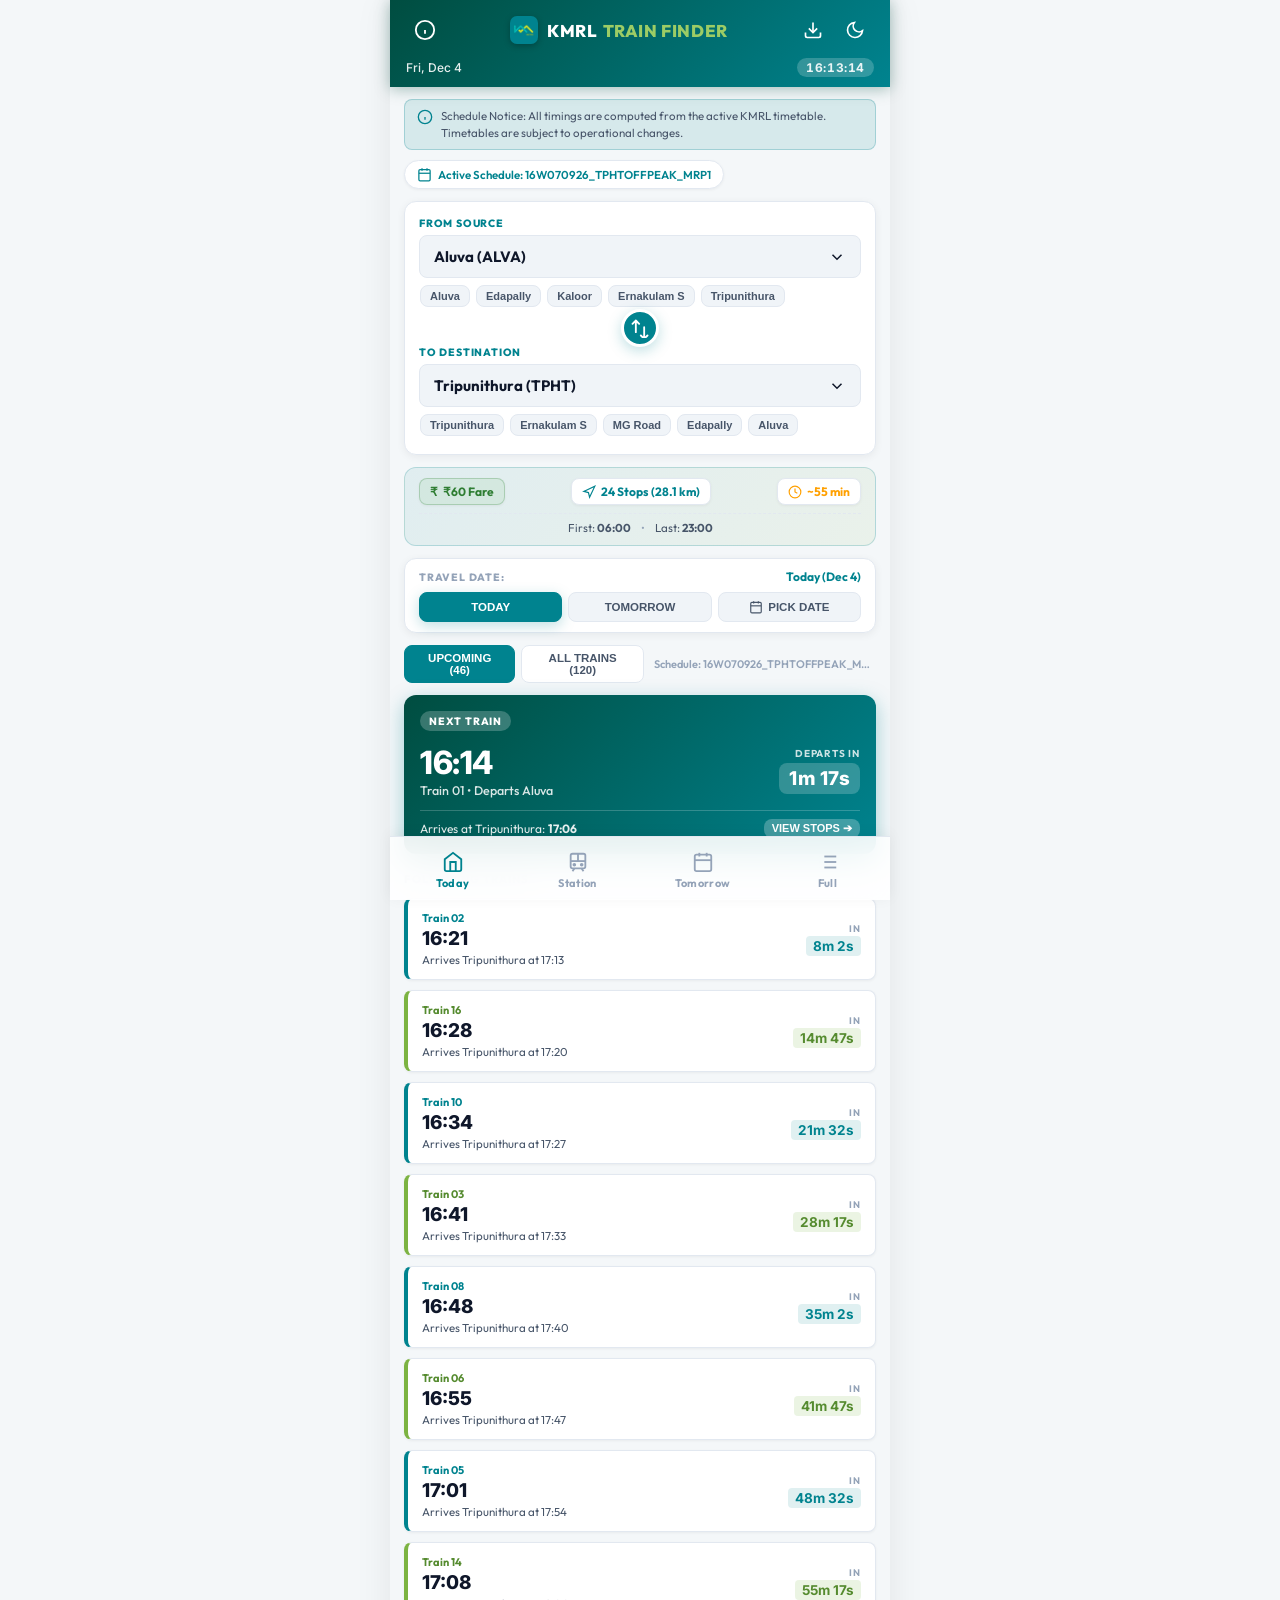
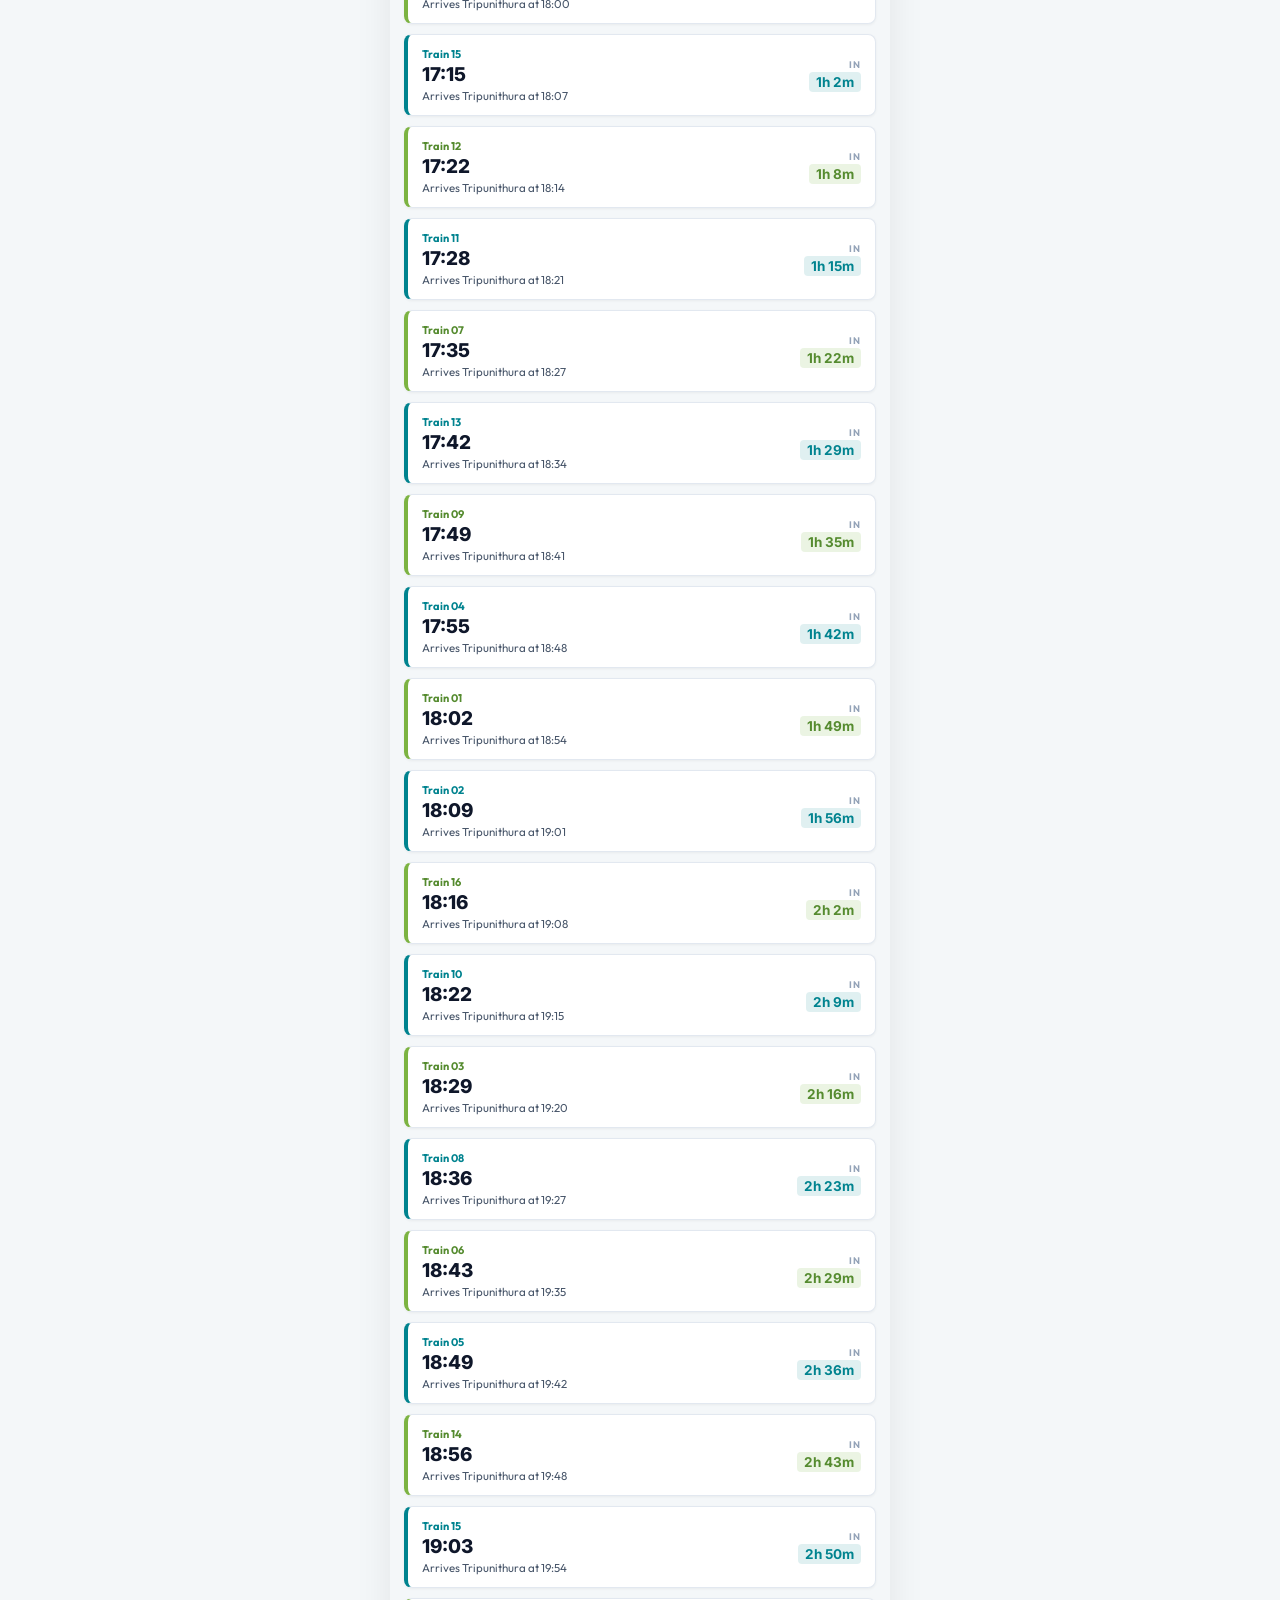
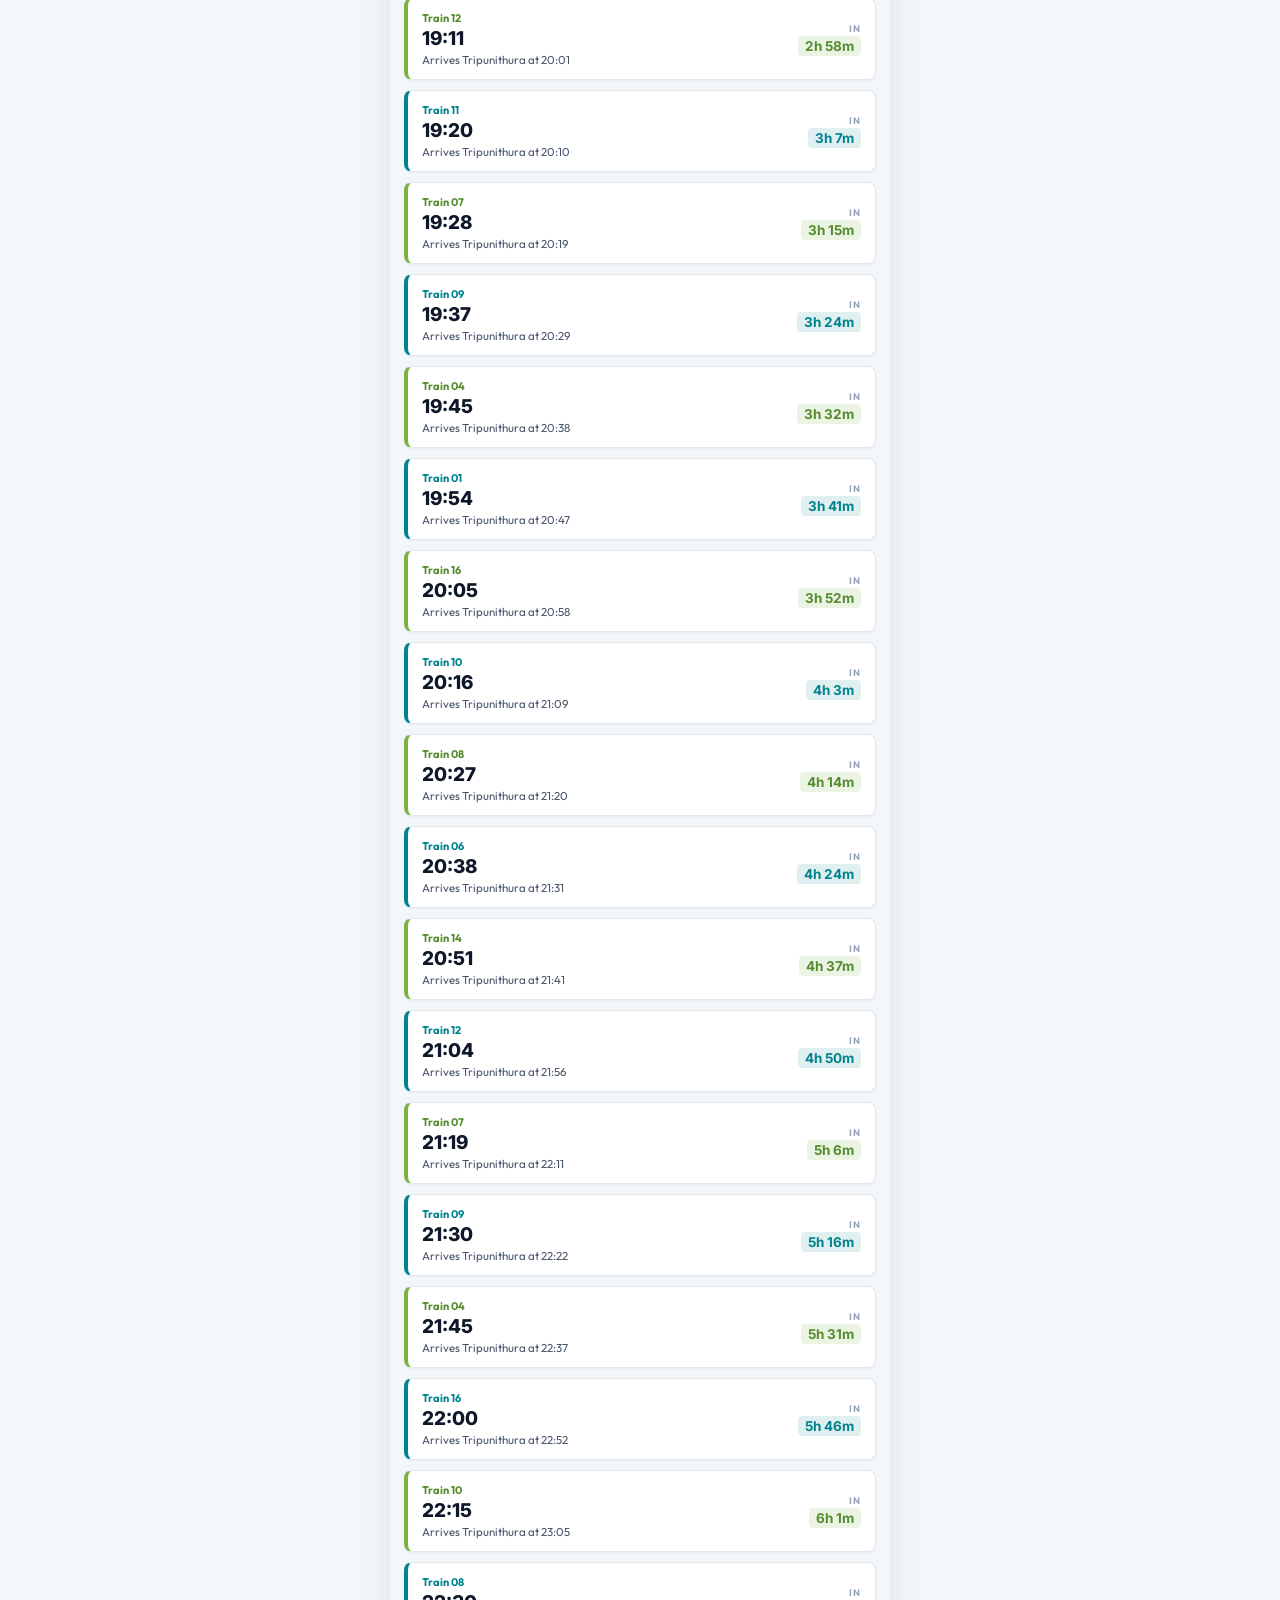
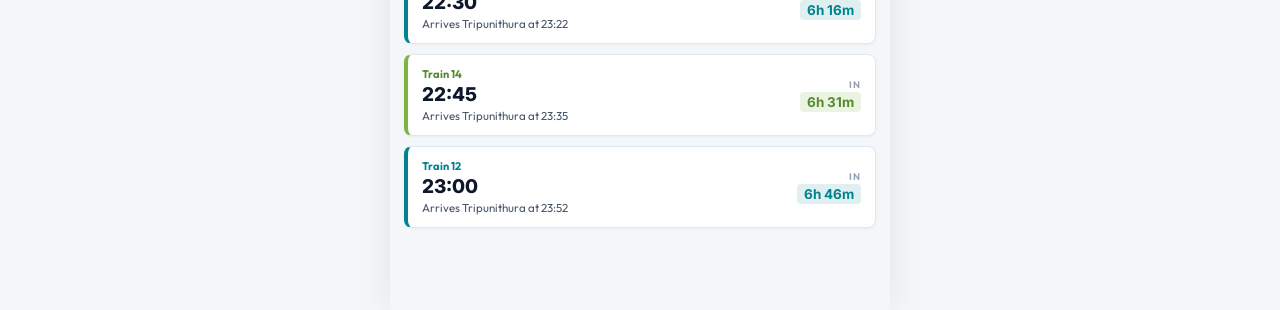
<file: docs/index.html>
<!DOCTYPE html>
<html lang="en">
<head>
  <meta charset="UTF-8">
  <meta name="viewport" content="width=device-width, initial-scale=1.0, maximum-scale=1.0, user-scalable=no, viewport-fit=cover">
  
  <title>KMRL Train Finder | Kochi Metro Timetable & Schedule</title>
  <meta name="description" content="Official timetable, station departure timings, fare calculator, arrival countdowns, full schedules, and offline train finder for Kochi Metro Rail (KMRL).">
  
  <!-- PWA & Mobile Web App Meta Tags -->
  <link rel="manifest" href="manifest.json">
  <meta name="theme-color" content="#00838F" media="(prefers-color-scheme: light)">
  <meta name="theme-color" content="#004D40" media="(prefers-color-scheme: dark)">

  <!-- Apple iOS Native PWA Tags -->
  <meta name="apple-mobile-web-app-capable" content="yes">
  <meta name="apple-mobile-web-app-status-bar-style" content="black-translucent">
  <meta name="apple-mobile-web-app-title" content="KMRL Metro">
  <link rel="apple-touch-icon" href="icons/apple-touch-icon.png">
  <link rel="icon" type="image/png" href="icons/favicon.png">

  <!-- Typography & Google Fonts -->
  <link rel="preconnect" href="https://fonts.googleapis.com">
  <link rel="preconnect" href="https://fonts.gstatic.com" crossorigin>
  <link href="https://fonts.googleapis.com/css2?family=Outfit:wght@400;500;600;700;800&family=Inter:wght@400;500;600;700&display=swap" rel="stylesheet">

  <!-- Version-stamped CSS to prevent stale service worker caching -->
  <link rel="stylesheet" href="styles.css?v=5.4.2">
</head>
<body class="theme-light">
  <div id="app" class="app-container">
    
    <!-- Top App Bar -->
    <header class="top-bar">
      <div class="top-bar-content">
        <button id="btn-info" class="icon-button" aria-label="App Info" title="App Info & Offline Status">
          <svg width="22" height="22" viewBox="0 0 24 24" fill="none" stroke="currentColor" stroke-width="2"><circle cx="12" cy="12" r="10"></circle><line x1="12" y1="16" x2="12" y2="12"></line><line x1="12" y1="8" x2="12.01" y2="8"></line></svg>
        </button>

        <!-- Brand / Secret 5-Tap Gesture Trigger -->
        <div class="brand" id="brand-header" title="KMRL Train Finder">
          <img src="icons/favicon.png" alt="KMRL Logo" class="brand-logo" width="28" height="28">
          <div class="brand-text">
            <span class="brand-kmrl">KMRL</span>
            <span class="brand-finder">TRAIN FINDER</span>
          </div>
        </div>

        <div class="top-bar-actions">
          <!-- App Releases & Builds Dialog Button -->
          <button id="btn-releases" class="icon-button" aria-label="App Releases" title="App Releases & APK Builds">
            <svg width="20" height="20" viewBox="0 0 24 24" fill="none" stroke="currentColor" stroke-width="2"><path d="M21 15v4a2 2 0 0 1-2 2H5a2 2 0 0 1-2-2v-4"></path><polyline points="7 10 12 15 17 10"></polyline><line x1="12" y1="15" x2="12" y2="3"></line></svg>
          </button>

          <!-- Light / Dark Mode Toggle -->
          <button id="btn-theme" class="icon-button" aria-label="Toggle Theme" title="Toggle Light/Dark Theme">
            <svg id="theme-icon-moon" width="20" height="20" viewBox="0 0 24 24" fill="none" stroke="currentColor" stroke-width="2"><path d="M21 12.79A9 9 0 1 1 11.21 3 7 7 0 0 0 21 12.79z"></path></svg>
            <svg id="theme-icon-sun" class="hidden" width="20" height="20" viewBox="0 0 24 24" fill="none" stroke="currentColor" stroke-width="2"><circle cx="12" cy="12" r="5"></circle><line x1="12" y1="1" x2="12" y2="3"></line><line x1="12" y1="21" x2="12" y2="23"></line><line x1="4.22" y1="4.22" x2="5.64" y2="5.64"></line><line x1="18.36" y1="18.36" x2="19.78" y2="19.78"></line><line x1="1" y1="12" x2="3" y2="12"></line><line x1="21" y1="12" x2="23" y2="12"></line><line x1="4.22" y1="19.78" x2="5.64" y2="18.36"></line><line x1="18.36" y1="5.64" x2="19.78" y2="4.22"></line></svg>
          </button>
        </div>
      </div>

      <!-- Live Clock & Status Bar -->
      <div class="status-bar">
        <div class="status-date" id="status-date">Loading...</div>
        <div class="status-time" id="status-time">--:--:--</div>
      </div>
    </header>

    <!-- Main Scrollable Content Area -->
    <main class="main-content">
      
      <!-- TAB 1: TODAY (Route Search & Live Countdowns) -->
      <section id="tab-today" class="tab-pane active">
        
        <!-- Schedule Notice Disclaimer Card -->
        <div class="disclaimer-card">
          <svg class="disclaimer-icon" width="16" height="16" viewBox="0 0 24 24" fill="none" stroke="currentColor" stroke-width="2"><circle cx="12" cy="12" r="10"></circle><line x1="12" y1="16" x2="12" y2="12"></line><line x1="12" y1="8" x2="12.01" y2="8"></line></svg>
          <span>Schedule Notice: All timings are computed from the active KMRL timetable. Timetables are subject to operational changes.</span>
        </div>

        <!-- Active Schedule Pill -->
        <div class="schedule-pill" id="schedule-pill">
          <svg width="15" height="15" viewBox="0 0 24 24" fill="none" stroke="currentColor" stroke-width="2"><rect x="3" y="4" width="18" height="18" rx="2" ry="2"></rect><line x1="16" y1="2" x2="16" y2="6"></line><line x1="8" y1="2" x2="8" y2="6"></line><line x1="3" y1="10" x2="21" y2="10"></line></svg>
          <span id="active-schedule-name">Loading Schedule...</span>
        </div>

        <!-- Route Selector Card -->
        <div class="card route-card">
          <div class="route-selectors">
            <!-- From Station -->
            <div class="station-select-box" id="box-from-station">
              <span class="select-label">FROM SOURCE</span>
              <button id="btn-select-from" class="station-picker-btn">
                <span id="from-station-name" class="station-title">Select Source</span>
                <svg width="18" height="18" viewBox="0 0 24 24" fill="none" stroke="currentColor" stroke-width="2"><polyline points="6 9 12 15 18 9"></polyline></svg>
              </button>
              <!-- Quick Pick Pills (From) -->
              <div class="quick-station-pills" id="quick-pills-from">
                <button type="button" class="quick-pill" data-station-id="1">Aluva</button>
                <button type="button" class="quick-pill" data-station-id="9">Edapally</button>
                <button type="button" class="quick-pill" data-station-id="13">Kaloor</button>
                <button type="button" class="quick-pill" data-station-id="17">Ernakulam S</button>
                <button type="button" class="quick-pill" data-station-id="25">Tripunithura</button>
              </div>
            </div>

            <!-- Swap Button -->
            <button id="btn-swap-stations" class="btn-swap" aria-label="Swap Stations" title="Swap Source and Destination">
              <svg width="20" height="20" viewBox="0 0 24 24" fill="none" stroke="currentColor" stroke-width="2.2" stroke-linecap="round" stroke-linejoin="round">
                <path d="M7 17V3m0 0L3 7m4-4l4 4m6 4v14m0 0l4-4m-4 4l-4-4" />
              </svg>
            </button>

            <!-- To Station -->
            <div class="station-select-box" id="box-to-station">
              <span class="select-label">TO DESTINATION</span>
              <button id="btn-select-to" class="station-picker-btn">
                <span id="to-station-name" class="station-title">Select Destination</span>
                <svg width="18" height="18" viewBox="0 0 24 24" fill="none" stroke="currentColor" stroke-width="2"><polyline points="6 9 12 15 18 9"></polyline></svg>
              </button>
              <!-- Quick Pick Pills (To) -->
              <div class="quick-station-pills" id="quick-pills-to">
                <button type="button" class="quick-pill" data-station-id="25">Tripunithura</button>
                <button type="button" class="quick-pill" data-station-id="17">Ernakulam S</button>
                <button type="button" class="quick-pill" data-station-id="15">MG Road</button>
                <button type="button" class="quick-pill" data-station-id="9">Edapally</button>
                <button type="button" class="quick-pill" data-station-id="1">Aluva</button>
              </div>
            </div>
          </div>
        </div>

        <!-- Fare, Distance & Journey Summary Badge Card -->
        <div id="journey-summary-card" class="journey-summary-card hidden">
          <div class="summary-pills-row">
            <div class="summary-badge fare-badge" id="fare-badge">
              <span class="badge-icon">₹</span>
              <span id="fare-val">-- Fare</span>
            </div>
            <div class="summary-badge distance-badge" id="distance-badge">
              <svg width="14" height="14" viewBox="0 0 24 24" fill="none" stroke="currentColor" stroke-width="2"><polygon points="3 11 22 2 13 21 11 13 3 11"></polygon></svg>
              <span id="station-count-val">-- Stations</span>
            </div>
            <div class="summary-badge time-badge" id="duration-badge">
              <svg width="14" height="14" viewBox="0 0 24 24" fill="none" stroke="currentColor" stroke-width="2"><circle cx="12" cy="12" r="10"></circle><polyline points="12 6 12 12 16 14"></polyline></svg>
              <span id="duration-val">-- min</span>
            </div>
          </div>
          <div class="first-last-row" id="first-last-timings">
            <span>First: <strong id="first-train-val">--:--</strong></span>
            <span class="dot-separator">•</span>
            <span>Last: <strong id="last-train-val">--:--</strong></span>
          </div>
        </div>

        <!-- Legacy Fallback Travel Time Badge -->
        <div id="travel-time-badge" class="travel-time-badge hidden"></div>

        <!-- Date Selector Row (Today / Tomorrow / Pick Any Date Modal) -->
        <div class="card date-filter-card">
          <div class="date-selector-header">
            <span class="date-selector-title">TRAVEL DATE:</span>
            <span class="active-date-display" id="active-date-display">Today</span>
          </div>
          <div class="date-chip-group">
            <button type="button" id="chip-date-today" class="date-chip active">TODAY</button>
            <button type="button" id="chip-date-tomorrow" class="date-chip">TOMORROW</button>
            <button type="button" class="date-chip" id="chip-date-custom" title="Open calendar date picker">
              <svg width="14" height="14" viewBox="0 0 24 24" fill="none" stroke="currentColor" stroke-width="2"><rect x="3" y="4" width="18" height="18" rx="2" ry="2"></rect><line x1="16" y1="2" x2="16" y2="6"></line><line x1="8" y1="2" x2="8" y2="6"></line><line x1="3" y1="10" x2="21" y2="10"></line></svg>
              <span id="custom-date-btn-text">PICK DATE</span>
            </button>
          </div>
        </div>

        <!-- Route Results Area -->
        <div id="route-results-container" class="results-container">
          <div class="empty-state" id="empty-prompt">
            <svg width="48" height="48" viewBox="0 0 24 24" fill="none" stroke="currentColor" stroke-width="1.5"><rect x="4" y="3" width="16" height="16" rx="2"></rect><path d="M4 11h16"></path><path d="M12 3v8"></path><path d="m8 19-2 3"></path><path d="m18 22-2-3"></path><circle cx="8" cy="15" r="1"></circle><circle cx="16" cy="15" r="1"></circle></svg>
            <h3>Select a route</h3>
            <p>Pick source and destination stations above to view upcoming trains and live countdowns.</p>
          </div>

          <!-- Controls Bar (Hidden until route selected) -->
          <div id="results-controls" class="results-controls hidden">
            <div class="filter-chips">
              <button id="chip-upcoming" class="filter-chip active">UPCOMING</button>
              <button id="chip-all-trains" class="filter-chip">ALL TRAINS</button>
            </div>
            <div class="schedule-summary-tag" id="schedule-summary-tag">
              Schedule: <span id="route-schedule-name">--</span>
            </div>
          </div>

          <!-- Results Train List -->
          <div id="trains-list" class="trains-list"></div>
        </div>
      </section>

      <!-- TAB 2: STATION TIMINGS -->
      <section id="tab-station" class="tab-pane">
        <div class="card station-control-card">
          <div class="station-select-box">
            <span class="select-label">SELECT STATION</span>
            <button id="btn-select-single-station" class="station-picker-btn">
              <span id="single-station-name" class="station-title">Aluva (ALVA)</span>
              <svg width="18" height="18" viewBox="0 0 24 24" fill="none" stroke="currentColor" stroke-width="2"><polyline points="6 9 12 15 18 9"></polyline></svg>
            </button>
          </div>

          <!-- Quick Station Pills -->
          <div class="quick-station-pills" id="quick-pills-station">
            <button type="button" class="quick-pill active" data-station-id="1">Aluva</button>
            <button type="button" class="quick-pill" data-station-id="6">Kalamassery</button>
            <button type="button" class="quick-pill" data-station-id="9">Edapally</button>
            <button type="button" class="quick-pill" data-station-id="13">Kaloor</button>
            <button type="button" class="quick-pill" data-station-id="15">MG Road</button>
            <button type="button" class="quick-pill" data-station-id="17">Ernakulam S</button>
            <button type="button" class="quick-pill" data-station-id="20">Vyttila</button>
            <button type="button" class="quick-pill" data-station-id="25">Tripunithura</button>
          </div>

          <!-- Day Toggle: Today vs Tomorrow (Matching APK) -->
          <div class="segmented-control day-segmented" id="station-day-segmented">
            <button id="btn-st-day-today" class="seg-btn active">TODAY</button>
            <button id="btn-st-day-tomorrow" class="seg-btn">TOMORROW</button>
          </div>

          <!-- Direction Toggle Bar with Smart Terminal Labels -->
          <div class="segmented-control" id="direction-segmented">
            <button id="btn-dir-aluva" class="seg-btn active">ARRIVALS (AT ALVA)</button>
            <button id="btn-dir-tpht" class="seg-btn">DEPARTURES (TO TPHT)</button>
          </div>

          <!-- Station Stats Row -->
          <div class="station-stats-row">
            <div class="station-stat-item">
              <span class="stat-label">FIRST SERVICE</span>
              <span class="stat-val" id="station-first-time">--:--</span>
            </div>
            <div class="station-stat-item">
              <span class="stat-label">LAST SERVICE</span>
              <span class="stat-val" id="station-last-time">--:--</span>
            </div>
            <div class="station-stat-item">
              <span class="stat-label">TOTAL SERVICES</span>
              <span class="stat-val" id="station-total-count">--</span>
            </div>
          </div>

          <!-- Filter chips for upcoming / all -->
          <div class="filter-chips station-filters" id="station-filters-bar">
            <button id="chip-st-upcoming" class="filter-chip active">UPCOMING</button>
            <button id="chip-st-all" class="filter-chip">ALL TRAINS</button>
          </div>
        </div>

        <div id="station-trains-list" class="trains-list"></div>
      </section>

      <!-- TAB 3: TOMORROW -->
      <section id="tab-tomorrow" class="tab-pane">
        <div class="tomorrow-banner">
          <div class="tomorrow-badge">TOMORROW'S TIMETABLE</div>
          <div class="tomorrow-title" id="tomorrow-date-str">Loading Date...</div>
          <div class="tomorrow-schedule-name" id="tomorrow-tt-name">Loading Schedule...</div>
        </div>

        <!-- Quick Route Header for Tomorrow -->
        <div class="card route-card compact-route-card">
          <div class="compact-route-info">
            <div class="route-point">
              <span class="point-label">FROM</span>
              <strong id="tmrw-from-name">Aluva</strong>
            </div>
            <button id="btn-tmrw-swap" class="btn-swap-mini" title="Swap Route">
              <svg width="18" height="18" viewBox="0 0 24 24" fill="none" stroke="currentColor" stroke-width="2"><path d="M7 17V3m0 0L3 7m4-4l4 4m6 4v14m0 0l4-4m-4 4l-4-4" /></svg>
            </button>
            <div class="route-point">
              <span class="point-label">TO</span>
              <strong id="tmrw-to-name">Tripunithura</strong>
            </div>
          </div>
          <div class="compact-summary-strip">
            <span id="tmrw-fare-val">₹40 Fare</span> • 
            <span id="tmrw-dur-val">~38 min</span> • 
            <span id="tmrw-count-val">All Scheduled Services</span>
          </div>
        </div>

        <div id="tomorrow-trains-list" class="trains-list"></div>
      </section>

      <!-- TAB 4: FULL TIMETABLE (Direct from APK FullTimetableScreen) -->
      <section id="tab-full" class="tab-pane">
        <div class="card full-tt-header-card">
          <div class="full-tt-title-row">
            <div class="full-tt-title">
              <svg width="20" height="20" viewBox="0 0 24 24" fill="none" stroke="currentColor" stroke-width="2"><line x1="8" y1="6" x2="21" y2="6"></line><line x1="8" y1="12" x2="21" y2="12"></line><line x1="8" y1="18" x2="21" y2="18"></line><line x1="3" y1="6" x2="3.01" y2="6"></line><line x1="3" y1="12" x2="3.01" y2="12"></line><line x1="3" y1="18" x2="3.01" y2="18"></line></svg>
              <span>FULL TIMETABLE</span>
            </div>
            <div class="full-tt-date" id="full-tt-date-display">Today</div>
          </div>

          <div class="route-visual-strip">
            <div class="route-side source">
              <span class="station-side-label">SOURCE</span>
              <strong class="station-side-name" id="full-from-name">ALUVA</strong>
            </div>
            <div class="route-line-connector">
              <span class="dots">•••••••</span>
              <button id="btn-full-swap" class="btn-swap-mini" title="Swap Route">
                <svg width="18" height="18" viewBox="0 0 24 24" fill="none" stroke="currentColor" stroke-width="2"><path d="M7 17V3m0 0L3 7m4-4l4 4m6 4v14m0 0l4-4m-4 4l-4-4" /></svg>
              </button>
              <span class="dots">•••••••</span>
            </div>
            <div class="route-side dest">
              <span class="station-side-label">DESTINATION</span>
              <strong class="station-side-name" id="full-to-name">TRIPUNITHURA</strong>
            </div>
          </div>

          <div class="full-tt-meta-row">
            <span id="full-tt-duration">Travel time: 38 min</span>
            <span id="full-tt-total">Total Trains: --</span>
            <span id="full-tt-schedule">Schedule: --</span>
          </div>
        </div>

        <div id="full-trains-list" class="trains-list"></div>

        <div class="timetable-footer-notice">
          <svg width="16" height="16" viewBox="0 0 24 24" fill="none" stroke="currentColor" stroke-width="2"><circle cx="12" cy="12" r="10"></circle><line x1="12" y1="16" x2="12" y2="12"></line><line x1="12" y1="8" x2="12.01" y2="8"></line></svg>
          <span>Timetable shown is subject to change. Please check station announcements for latest operational updates.</span>
        </div>
      </section>

    </main>

    <!-- Bottom Navigation Bar (4 Primary Tabs + Admin) -->
    <nav class="bottom-nav">
      <button class="nav-item active" data-tab="tab-today">
        <svg width="22" height="22" viewBox="0 0 24 24" fill="none" stroke="currentColor" stroke-width="2"><path d="M3 9l9-7 9 7v11a2 2 0 0 1-2 2H5a2 2 0 0 1-2-2z"></path><polyline points="9 22 9 12 15 12 15 22"></polyline></svg>
        <span>Today</span>
      </button>

      <button class="nav-item" data-tab="tab-station">
        <svg width="22" height="22" viewBox="0 0 24 24" fill="none" stroke="currentColor" stroke-width="2"><rect x="4" y="3" width="16" height="16" rx="2"></rect><path d="M4 11h16"></path><path d="M12 3v8"></path><path d="m8 19-2 3"></path><path d="m18 22-2-3"></path><circle cx="8" cy="15" r="1"></circle><circle cx="16" cy="15" r="1"></circle></svg>
        <span>Station</span>
      </button>

      <button class="nav-item" data-tab="tab-tomorrow">
        <svg width="22" height="22" viewBox="0 0 24 24" fill="none" stroke="currentColor" stroke-width="2"><rect x="3" y="4" width="18" height="18" rx="2" ry="2"></rect><line x1="16" y1="2" x2="16" y2="6"></line><line x1="8" y1="2" x2="8" y2="6"></line><line x1="3" y1="10" x2="21" y2="10"></line></svg>
        <span>Tomorrow</span>
      </button>

      <button class="nav-item" data-tab="tab-full">
        <svg width="22" height="22" viewBox="0 0 24 24" fill="none" stroke="currentColor" stroke-width="2"><line x1="8" y1="6" x2="21" y2="6"></line><line x1="8" y1="12" x2="21" y2="12"></line><line x1="8" y1="18" x2="21" y2="18"></line><line x1="3" y1="6" x2="3.01" y2="6"></line><line x1="3" y1="12" x2="3.01" y2="12"></line><line x1="3" y1="18" x2="3.01" y2="18"></line></svg>
        <span>Full</span>
      </button>

      <!-- Admin Tab (Revealed only after 5 rapid taps on KMRL logo) -->
      <button class="nav-item hidden" id="nav-item-admin" data-tab="tab-admin">
        <svg width="22" height="22" viewBox="0 0 24 24" fill="none" stroke="currentColor" stroke-width="2"><rect x="3" y="11" width="18" height="11" rx="2" ry="2"></rect><path d="M7 11V7a5 5 0 0 1 10 0v4"></path></svg>
        <span>Admin</span>
      </button>
    </nav>

    <!-- MODAL 1: Train Stoppages & Route Timeline Modal -->
    <div id="modal-train-stops" class="modal-overlay hidden" role="dialog" aria-modal="true" aria-labelledby="modal-train-title">
      <div class="modal-card modal-large">
        <div class="modal-header">
          <div class="train-modal-branding">
            <span class="train-badge-pill" id="modal-train-badge">TRAIN --</span>
            <div class="train-modal-titles">
              <h3 id="modal-train-title">Train Stops & Timings</h3>
              <span class="train-modal-subtitle" id="modal-train-subtitle">-- Line • KMRL Kochi Metro</span>
            </div>
          </div>
          <button id="btn-close-stops" class="icon-button" aria-label="Close Stoppage Details">
            <svg width="20" height="20" viewBox="0 0 24 24" fill="none" stroke="currentColor" stroke-width="2"><line x1="18" y1="6" x2="6" y2="18"></line><line x1="6" y1="6" x2="18" y2="18"></line></svg>
          </button>
        </div>

        <div class="train-stops-summary-strip" id="modal-stops-summary">
          <div class="stops-stat">
            <span class="stat-caption">START DEP</span>
            <strong id="modal-start-time">--:--</strong>
          </div>
          <div class="stops-stat">
            <span class="stat-caption">TERMINAL ARR</span>
            <strong id="modal-end-time">--:--</strong>
          </div>
          <div class="stops-stat">
            <span class="stat-caption">STATIONS</span>
            <strong id="modal-stops-count">--</strong>
          </div>
          <div class="stops-stat">
            <span class="stat-caption">TOTAL DURATION</span>
            <strong id="modal-total-duration">-- min</strong>
          </div>
        </div>

        <div class="modal-body-scrollable">
          <div class="timeline-container" id="timeline-container">
            <!-- Dynamically populated vertical metro stop track -->
          </div>
        </div>
      </div>
    </div>

    <!-- MODAL 2: Station Selection Modal -->
    <div id="modal-station-picker" class="modal-overlay hidden" role="dialog" aria-modal="true" aria-labelledby="modal-station-title">
      <div class="modal-card">
        <div class="modal-header">
          <h3 id="modal-station-title">Select Station</h3>
          <button id="btn-close-modal" class="icon-button" aria-label="Close Station Picker">
            <svg width="20" height="20" viewBox="0 0 24 24" fill="none" stroke="currentColor" stroke-width="2"><line x1="18" y1="6" x2="6" y2="18"></line><line x1="6" y1="6" x2="18" y2="18"></line></svg>
          </button>
        </div>
        <div class="search-box">
          <svg width="18" height="18" viewBox="0 0 24 24" fill="none" stroke="currentColor" stroke-width="2"><circle cx="11" cy="11" r="8"></circle><line x1="21" y1="21" x2="16.65" y2="16.65"></line></svg>
          <input type="text" id="station-search-input" placeholder="Search station by name or code..." autocomplete="off">
          <button id="btn-clear-station-search" class="icon-button hidden" aria-label="Clear Search">
            <svg width="16" height="16" viewBox="0 0 24 24" fill="none" stroke="currentColor" stroke-width="2"><line x1="18" y1="6" x2="6" y2="18"></line><line x1="6" y1="6" x2="18" y2="18"></line></svg>
          </button>
        </div>

        <!-- Major Hubs / Terminal Quick Picks -->
        <div class="modal-quick-picks">
          <span class="quick-pick-label">Major Hubs:</span>
          <div class="quick-pick-chips" id="modal-quick-chips">
            <button class="quick-chip" data-station-id="1">Aluva</button>
            <button class="quick-chip" data-station-id="9">Edapally</button>
            <button class="quick-chip" data-station-id="13">Kaloor</button>
            <button class="quick-chip" data-station-id="15">MG Road</button>
            <button class="quick-chip" data-station-id="17">Ernakulam South</button>
            <button class="quick-chip" data-station-id="20">Vyttila</button>
            <button class="quick-chip" data-station-id="25">Tripunithura</button>
          </div>
        </div>

        <div class="station-list" id="station-list-items"></div>
      </div>
    </div>

    <!-- MODAL 3: Dedicated Custom Calendar Date Picker -->
    <div id="modal-date-picker" class="modal-overlay hidden" role="dialog" aria-modal="true" aria-labelledby="modal-date-title">
      <div class="modal-card modal-calendar">
        <div class="modal-header">
          <div class="calendar-modal-title">
            <svg width="20" height="20" viewBox="0 0 24 24" fill="none" stroke="currentColor" stroke-width="2"><rect x="3" y="4" width="18" height="18" rx="2" ry="2"></rect><line x1="16" y1="2" x2="16" y2="6"></line><line x1="8" y1="2" x2="8" y2="6"></line><line x1="3" y1="10" x2="21" y2="10"></line></svg>
            <h3 id="modal-date-title">Select Travel Date</h3>
          </div>
          <button id="btn-close-date-picker" class="icon-button" aria-label="Close Date Picker">
            <svg width="20" height="20" viewBox="0 0 24 24" fill="none" stroke="currentColor" stroke-width="2"><line x1="18" y1="6" x2="6" y2="18"></line><line x1="6" y1="6" x2="18" y2="18"></line></svg>
          </button>
        </div>

        <div class="calendar-modal-body">
          <!-- Quick Day Presets -->
          <div class="calendar-presets">
            <button type="button" class="cal-preset-btn" id="btn-preset-today">Today</button>
            <button type="button" class="cal-preset-btn" id="btn-preset-tomorrow">Tomorrow</button>
            <button type="button" class="cal-preset-btn" id="btn-preset-sunday">This Sunday</button>
          </div>

          <!-- Month & Year Navigation -->
          <div class="calendar-month-bar">
            <button type="button" class="cal-nav-btn" id="btn-cal-prev" aria-label="Previous Month">
              <svg width="18" height="18" viewBox="0 0 24 24" fill="none" stroke="currentColor" stroke-width="2.5"><polyline points="15 18 9 12 15 6"></polyline></svg>
            </button>
            <div class="cal-month-label" id="cal-month-year-label">October 2026</div>
            <button type="button" class="cal-nav-btn" id="btn-cal-next" aria-label="Next Month">
              <svg width="18" height="18" viewBox="0 0 24 24" fill="none" stroke="currentColor" stroke-width="2.5"><polyline points="9 18 15 12 9 6"></polyline></svg>
            </button>
          </div>

          <!-- Days of Week Header -->
          <div class="calendar-weekdays-row">
            <span>Mo</span><span>Tu</span><span>We</span><span>Th</span><span>Fr</span><span>Sa</span><span>Su</span>
          </div>

          <!-- Days Grid -->
          <div class="calendar-days-grid" id="calendar-days-grid">
            <!-- Rendered dynamically -->
          </div>

          <!-- Selected Date & Schedule Preview -->
          <div class="calendar-selected-preview" id="cal-selected-preview">
            <div class="preview-date-row">
              <span class="preview-label">SELECTED:</span>
              <strong id="cal-preview-date-str">Fri, 23 Oct 2026</strong>
            </div>
            <div class="preview-schedule-row">
              <span class="preview-schedule-tag" id="cal-preview-tt-name">Schedule: 16W070926_TPHTOFFPEAK_MRP1</span>
            </div>
          </div>

          <!-- Actions -->
          <div class="calendar-actions">
            <button type="button" class="btn-apply-date" id="btn-apply-picked-date">APPLY DATE</button>
          </div>
        </div>
      </div>
    </div>

    <!-- MODAL 4: App Releases, Builds & APK Downloads Modal -->
    <div id="modal-releases" class="modal-overlay hidden" role="dialog" aria-modal="true" aria-labelledby="modal-releases-title">
      <div class="modal-card modal-large">
        <div class="modal-header">
          <div class="brand">
            <img src="icons/favicon.png" alt="Logo" class="brand-logo" width="28" height="28">
            <h3 id="modal-releases-title">App Releases & Builds</h3>
          </div>
          <button id="btn-close-releases" class="icon-button" aria-label="Close Releases Modal">
            <svg width="20" height="20" viewBox="0 0 24 24" fill="none" stroke="currentColor" stroke-width="2"><line x1="18" y1="6" x2="6" y2="18"></line><line x1="6" y1="6" x2="18" y2="18"></line></svg>
          </button>
        </div>

        <div class="modal-body-scrollable">
          <!-- Featured Latest Release APK Card -->
          <div class="apk-download-card">
            <div class="apk-header">
              <div class="apk-badge">OFFICIAL RELEASE BUILD</div>
              <h4>KMRL Timetable & Train Tracker v5.4.1</h4>
              <p>Native Android APK with lock-screen alerts, offline SQLite database, instant timetable lookups, and background update sync.</p>
            </div>
            <div class="apk-actions">
              <a href="https://github.com/arundivakar/kmrl-timetable-app/raw/main/releases/KMRL_Timetable_v5.4.1_Release.apk" class="btn-download-apk" download>
                <svg width="20" height="20" viewBox="0 0 24 24" fill="none" stroke="currentColor" stroke-width="2.2"><path d="M21 15v4a2 2 0 0 1-2 2H5a2 2 0 0 1-2-2v-4"></path><polyline points="7 10 12 15 17 10"></polyline><line x1="12" y1="15" x2="12" y2="3"></line></svg>
                <span>Download APK (v5.4.1 • 9.4 MB)</span>
              </a>
              <a href="https://github.com/arundivakar/kmrl-timetable-app/releases" target="_blank" rel="noopener noreferrer" class="btn-github-releases">
                <span>View on GitHub ↗</span>
              </a>
            </div>
          </div>

          <!-- Version History / Changelog -->
          <div class="releases-changelog-list" id="releases-changelog-list">
            <div class="changelog-entry">
              <div class="changelog-version-badge">v5.4.1 • Latest</div>
              <h5>Lock Screen Alert Wake-Up & Hardware AlarmClock Interrupt</h5>
              <ul>
                <li>Hardware RTC AlarmClock scheduling ensuring Android Doze never defers alarms.</li>
                <li>Display wake-up and CPU partial wakelock for station assistance alerts.</li>
                <li>Battery optimization exemption guidance for instant delivery.</li>
              </ul>
            </div>

            <div class="changelog-entry">
              <div class="changelog-version-badge">v5.4.0</div>
              <h5>Station Assistance Alarms & Low-End Device Optimizations</h5>
              <ul>
                <li>Custom lead-time passenger assistance alarms (Wheelchair, Escort, Boarding).</li>
                <li>100x query speedup with composite SQLite indices and async pre-caching.</li>
                <li>In-app release build manager and notification system.</li>
              </ul>
            </div>

            <div class="changelog-entry">
              <div class="changelog-version-badge">v5.3.0</div>
              <h5>Timetable-Based Train Tracking & 25-Station Route Visualization</h5>
              <ul>
                <li>Computed real-time tracking for UP Line and DOWN Line routes.</li>
                <li>Full station sequence timeline with intermediate station arrival times.</li>
              </ul>
            </div>

            <div class="changelog-entry">
              <div class="changelog-version-badge">v5.2.0</div>
              <h5>Instant OTA Database Sync & 2026 Timetables</h5>
              <ul>
                <li>OTA hot-swap database sync directly from GitHub Pages without app restarts.</li>
                <li>Bundled latest October 2026 weekday, weekend, and festival timetables.</li>
              </ul>
            </div>
          </div>
        </div>
      </div>
    </div>

    <!-- MODAL 5: Info & iPhone Installation Modal -->
    <div id="modal-info" class="modal-overlay hidden" role="dialog" aria-modal="true" aria-labelledby="modal-info-title">
      <div class="modal-card">
        <div class="modal-header">
          <div class="brand">
            <img src="icons/favicon.png" alt="Logo" class="brand-logo" width="28" height="28">
            <h3 id="modal-info-title">KMRL Train Finder</h3>
          </div>
          <button id="btn-close-info" class="icon-button" aria-label="Close Info Modal">
            <svg width="20" height="20" viewBox="0 0 24 24" fill="none" stroke="currentColor" stroke-width="2"><line x1="18" y1="6" x2="6" y2="18"></line><line x1="6" y1="6" x2="18" y2="18"></line></svg>
          </button>
        </div>

        <div class="info-content modal-body-scrollable">
          <!-- iPhone Install Box -->
          <div class="ios-install-card">
            <h4>📲 Install on iPhone (Add to Home Screen)</h4>
            <ol>
              <li>Open this site in <strong>Safari</strong> on your iPhone.</li>
              <li>Tap the <strong>Share</strong> button (the square with the arrow pointing up: <svg width="16" height="16" viewBox="0 0 24 24" fill="none" stroke="currentColor" stroke-width="2" style="vertical-align: middle;"><path d="M4 12v8a2 2 0 0 0 2 2h12a2 2 0 0 0 2-2v-8"></path><polyline points="16 6 12 2 8 6"></polyline><line x1="12" y1="2" x2="12" y2="15"></line></svg>).</li>
              <li>Scroll down and tap <strong>Add to Home Screen</strong>.</li>
              <li>Tap <strong>Add</strong> in the top right corner.</li>
            </ol>
            <p class="small-text">Runs full-screen with 100% offline access underground!</p>
          </div>

          <div class="info-meta">
            <div class="info-row">
              <span class="info-label">Route Coverage:</span>
              <span class="info-val">25 Stations • Aluva ↔ Tripunithura</span>
            </div>
            <div class="info-row">
              <span class="info-label">Current Version:</span>
              <span class="info-val">v5.4.1 (Web PWA + Parity)</span>
            </div>
            <div class="info-row">
              <span class="info-label">Schedules Database:</span>
              <span class="info-val" id="info-schedules-count">67 Timetables Loaded</span>
            </div>
            <div class="info-row">
              <span class="info-label">Offline Support:</span>
              <span class="info-val" id="offline-status-badge">✅ Active (Cache Ready)</span>
            </div>
            <div class="info-row" style="margin-top:10px;padding-top:10px;border-top:1px solid rgba(255,255,255,0.12);display:flex;justify-content:space-between;align-items:center;">
              <span class="info-label">Android APK Releases:</span>
              <span class="info-val"><button id="btn-open-releases-from-info" class="link-btn">View Releases & Download ↗</button></span>
            </div>
            <div class="info-row" style="padding-top:8px;display:flex;justify-content:space-between;align-items:center;">
              <span class="info-label">Admin Management:</span>
              <span class="info-val"><a href="admin.html" style="color:var(--kmrl-teal-light);font-weight:700;text-decoration:none;">Open Admin Portal ↗</a></span>
            </div>
          </div>
        </div>
      </div>
    </div>

    <!-- Floating iPhone Add-to-Home-Screen Banner -->
    <div id="ios-prompt-banner" class="ios-prompt-banner hidden">
      <div class="ios-prompt-content">
        <img src="icons/icon-192.png" alt="App Icon" class="ios-prompt-icon">
        <div class="ios-prompt-text">
          <strong>Install on iPhone</strong>
          <span>Tap <svg width="14" height="14" viewBox="0 0 24 24" fill="none" stroke="currentColor" stroke-width="2.5"><path d="M4 12v8a2 2 0 0 0 2 2h12a2 2 0 0 0 2-2v-8"></path><polyline points="16 6 12 2 8 6"></polyline><line x1="12" y1="2" x2="12" y2="15"></line></svg> then <strong>Add to Home Screen</strong></span>
        </div>
        <button id="btn-dismiss-ios" class="icon-button" aria-label="Dismiss">
          <svg width="18" height="18" viewBox="0 0 24 24" fill="none" stroke="currentColor" stroke-width="2"><line x1="18" y1="6" x2="6" y2="18"></line><line x1="6" y1="6" x2="18" y2="18"></line></svg>
        </button>
      </div>
    </div>

    <!-- Toast Notification Banner -->
    <div id="toast-notification" class="toast-notification hidden">
      <div id="toast-message" class="toast-message">Message</div>
    </div>

  </div>

  <!-- Version-stamped JavaScript to avoid stale service-worker execution -->
  <script src="app.js?v=5.4.2"></script>
</body>
</html>
</file>
<file: docs/styles.css>
:root {
  --font-main: 'Outfit', -apple-system, BlinkMacSystemFont, 'Segoe UI', Roboto, sans-serif;
  --font-mono: 'Inter', monospace, sans-serif;
  
  /* KMRL Brand Color Palette */
  --kmrl-teal: #00838F;
  --kmrl-teal-dark: #004D40;
  --kmrl-teal-light: #26C6DA;
  --kmrl-teal-soft: rgba(0, 131, 143, 0.12);
  --kmrl-teal-glow: rgba(0, 131, 143, 0.35);

  --kmrl-lime: #7CB342;
  --kmrl-lime-dark: #558B2F;
  --kmrl-lime-light: #9CCC65;
  --kmrl-lime-soft: rgba(124, 179, 66, 0.15);

  --kmrl-amber: #FFA000;
  --kmrl-amber-soft: rgba(255, 160, 0, 0.15);
  --kmrl-red: #E53935;
  --kmrl-blue: #1E88E5;
  --kmrl-purple: #8E24AA;

  /* Theme Tokens - Light Mode */
  --bg-app: #F4F7F9;
  --bg-surface: #FFFFFF;
  --bg-surface-elevated: #FFFFFF;
  --bg-surface-translucent: rgba(255, 255, 255, 0.90);
  --bg-subtle: #F0F4F8;
  --bg-card-hover: #F8FAFC;

  --text-primary: #0F172A;
  --text-secondary: #475569;
  --text-tertiary: #94A3B8;
  --text-inverted: #FFFFFF;

  --border-color: #E2E8F0;
  --border-color-light: #F1F5F9;
  --border-focus: var(--kmrl-teal);

  --shadow-xs: 0 1px 3px rgba(0, 0, 0, 0.05);
  --shadow-sm: 0 2px 8px rgba(0, 0, 0, 0.06);
  --shadow-md: 0 4px 16px rgba(0, 0, 0, 0.08);
  --shadow-lg: 0 10px 28px rgba(0, 0, 0, 0.12);
  --shadow-teal: 0 4px 14px rgba(0, 131, 143, 0.25);

  --nav-height: 64px;
  --safe-top: env(safe-area-inset-top, 0px);
  --safe-bottom: env(safe-area-inset-bottom, 0px);
  --radius-sm: 8px;
  --radius-md: 12px;
  --radius-lg: 16px;
  --radius-full: 9999px;
}

body.theme-dark {
  --bg-app: #0F1518;
  --bg-surface: #182024;
  --bg-surface-elevated: #1F2A30;
  --bg-surface-translucent: rgba(24, 32, 36, 0.92);
  --bg-subtle: #141B1F;
  --bg-card-hover: #222F36;

  --text-primary: #F8FAFC;
  --text-secondary: #CBD5E1;
  --text-tertiary: #64748B;
  --text-inverted: #0F172A;

  --border-color: #27353D;
  --border-color-light: #1F2A30;
  --border-focus: var(--kmrl-teal-light);

  --shadow-xs: 0 1px 3px rgba(0, 0, 0, 0.25);
  --shadow-sm: 0 2px 8px rgba(0, 0, 0, 0.35);
  --shadow-md: 0 4px 16px rgba(0, 0, 0, 0.45);
  --shadow-lg: 0 10px 28px rgba(0, 0, 0, 0.60);
  --shadow-teal: 0 4px 16px rgba(0, 131, 143, 0.35);
}

* {
  box-sizing: border-box;
  margin: 0;
  padding: 0;
  -webkit-tap-highlight-color: transparent;
}

body {
  font-family: var(--font-main);
  background-color: var(--bg-app);
  color: var(--text-primary);
  min-height: 100vh;
  overflow-x: hidden;
  user-select: none;
  -webkit-user-select: none;
  transition: background-color 0.25s ease, color 0.25s ease;
}

/* App Container */
.app-container {
  max-width: 500px;
  margin: 0 auto;
  min-height: 100vh;
  display: flex;
  flex-direction: column;
  background-color: var(--bg-app);
  position: relative;
  box-shadow: 0 0 35px rgba(0, 0, 0, 0.08);
}

/* Top App Bar */
.top-bar {
  background: linear-gradient(135deg, var(--kmrl-teal-dark) 0%, var(--kmrl-teal) 100%);
  color: #FFFFFF;
  padding-top: calc(var(--safe-top) + 8px);
  padding-left: 16px;
  padding-right: 16px;
  padding-bottom: 10px;
  box-shadow: 0 2px 14px rgba(0, 77, 64, 0.35);
  position: sticky;
  top: 0;
  z-index: 50;
  backdrop-filter: blur(10px);
}

.top-bar-content {
  display: flex;
  align-items: center;
  justify-content: space-between;
  height: 44px;
}

.brand {
  display: flex;
  align-items: center;
  gap: 9px;
  cursor: pointer;
  transition: transform 0.15s ease;
}

.brand:active {
  transform: scale(0.96);
}

.brand-logo {
  border-radius: 7px;
  box-shadow: 0 2px 6px rgba(0, 0, 0, 0.25);
  object-fit: contain;
}

.brand-text {
  display: flex;
  gap: 5px;
  font-size: 17px;
  font-weight: 800;
  letter-spacing: 0.6px;
}

.brand-kmrl {
  color: #FFFFFF;
}

.brand-finder {
  color: var(--kmrl-lime-light);
}

.top-bar-actions {
  display: flex;
  align-items: center;
  gap: 4px;
}

.icon-button {
  background: none;
  border: none;
  color: #FFFFFF;
  cursor: pointer;
  display: flex;
  align-items: center;
  justify-content: center;
  width: 38px;
  height: 38px;
  border-radius: 50%;
  transition: background-color 0.15s ease, transform 0.12s ease;
}

.icon-button:hover {
  background-color: rgba(255, 255, 255, 0.15);
}

.icon-button:active {
  transform: scale(0.92);
  background-color: rgba(255, 255, 255, 0.25);
}

/* Status Bar & Realtime Clock */
.status-bar {
  display: flex;
  align-items: center;
  justify-content: space-between;
  margin-top: 6px;
  font-size: 12px;
  font-family: var(--font-mono);
  color: rgba(255, 255, 255, 0.90);
  font-weight: 500;
}

.status-time {
  background-color: rgba(255, 255, 255, 0.20);
  padding: 2px 9px;
  border-radius: 12px;
  letter-spacing: 0.6px;
  font-variant-numeric: tabular-nums;
  font-weight: 700;
}

/* Main Content Area */
.main-content {
  flex: 1;
  padding: 12px 14px calc(var(--nav-height) + var(--safe-bottom) + 18px);
  overflow-y: auto;
  -webkit-overflow-scrolling: touch;
}

.tab-pane {
  display: none;
  animation: fadeIn 0.2s ease forwards;
}

.tab-pane.active {
  display: block;
}

@keyframes fadeIn {
  from { opacity: 0; transform: translateY(4px); }
  to { opacity: 1; transform: translateY(0); }
}

/* Disclaimer & Schedule Notice Card */
.disclaimer-card {
  display: flex;
  align-items: flex-start;
  gap: 8px;
  background-color: var(--kmrl-teal-soft);
  border: 1px solid rgba(0, 131, 143, 0.25);
  border-radius: var(--radius-sm);
  padding: 8px 12px;
  margin-bottom: 10px;
  font-size: 11.5px;
  line-height: 1.45;
  color: var(--text-secondary);
}

.disclaimer-icon {
  flex-shrink: 0;
  margin-top: 1px;
  color: var(--kmrl-teal);
}

/* Active Schedule Pill */
.schedule-pill {
  display: inline-flex;
  align-items: center;
  gap: 6px;
  background-color: var(--bg-surface);
  border: 1px solid var(--border-color);
  padding: 6px 12px;
  border-radius: var(--radius-full);
  font-size: 11.5px;
  font-weight: 600;
  color: var(--kmrl-teal);
  box-shadow: var(--shadow-xs);
  margin-bottom: 12px;
}

body.theme-dark .schedule-pill {
  color: var(--kmrl-teal-light);
}

/* Cards Base */
.card {
  background-color: var(--bg-surface);
  border: 1px solid var(--border-color);
  border-radius: var(--radius-md);
  padding: 14px;
  margin-bottom: 12px;
  box-shadow: var(--shadow-sm);
  transition: border-color 0.2s ease, box-shadow 0.2s ease;
}

/* Route Selector Card */
.route-card {
  padding: 14px;
}

.route-selectors {
  display: flex;
  flex-direction: column;
  gap: 8px;
  position: relative;
}

.station-select-box {
  display: flex;
  flex-direction: column;
  gap: 5px;
}

.select-label {
  font-size: 10.5px;
  font-weight: 800;
  letter-spacing: 0.8px;
  color: var(--kmrl-teal);
}

body.theme-dark .select-label {
  color: var(--kmrl-teal-light);
}

.station-picker-btn {
  background-color: var(--bg-subtle);
  border: 1px solid var(--border-color);
  border-radius: var(--radius-sm);
  padding: 11px 14px;
  display: flex;
  align-items: center;
  justify-content: space-between;
  cursor: pointer;
  color: var(--text-primary);
  font-family: var(--font-main);
  transition: all 0.15s ease;
}

.station-picker-btn:hover {
  background-color: var(--bg-card-hover);
  border-color: var(--border-focus);
}

.station-picker-btn:active {
  transform: scale(0.99);
}

.station-title {
  font-size: 15px;
  font-weight: 700;
  white-space: nowrap;
  overflow: hidden;
  text-overflow: ellipsis;
}

/* Swap Button */
.btn-swap {
  align-self: center;
  background-color: var(--kmrl-teal);
  color: #FFFFFF;
  border: 3px solid var(--bg-surface);
  border-radius: 50%;
  width: 38px;
  height: 38px;
  display: flex;
  align-items: center;
  justify-content: center;
  cursor: pointer;
  margin: -10px 0;
  z-index: 10;
  box-shadow: var(--shadow-teal);
  transition: transform 0.25s cubic-bezier(0.34, 1.56, 0.64, 1);
}

.btn-swap:active {
  transform: scale(0.90) rotate(180deg);
}

/* Quick Station Pills */
.quick-station-pills {
  display: flex;
  align-items: center;
  gap: 6px;
  overflow-x: auto;
  padding: 2px 1px 4px 1px;
  scrollbar-width: none;
  -ms-overflow-style: none;
}

.quick-station-pills::-webkit-scrollbar {
  display: none;
}

.quick-pill {
  flex-shrink: 0;
  background-color: var(--bg-subtle);
  border: 1px solid var(--border-color);
  border-radius: var(--radius-sm);
  padding: 4px 9px;
  font-size: 11px;
  font-weight: 600;
  color: var(--text-secondary);
  cursor: pointer;
  transition: all 0.12s ease;
}

.quick-pill:hover, .quick-pill.active {
  background-color: var(--kmrl-teal-soft);
  border-color: var(--kmrl-teal);
  color: var(--kmrl-teal);
}

body.theme-dark .quick-pill:hover, body.theme-dark .quick-pill.active {
  color: var(--kmrl-teal-light);
}

/* Fare & Journey Summary Card */
.journey-summary-card {
  background: linear-gradient(135deg, rgba(0, 131, 143, 0.08) 0%, rgba(124, 179, 66, 0.08) 100%);
  border: 1px solid rgba(0, 131, 143, 0.22);
  border-radius: var(--radius-md);
  padding: 10px 14px;
  margin-bottom: 12px;
  display: flex;
  flex-direction: column;
  gap: 8px;
}

.summary-pills-row {
  display: flex;
  align-items: center;
  justify-content: space-between;
  gap: 8px;
  flex-wrap: wrap;
}

.summary-badge {
  display: inline-flex;
  align-items: center;
  gap: 5px;
  font-size: 12px;
  font-weight: 700;
  padding: 5px 10px;
  border-radius: var(--radius-sm);
  background-color: var(--bg-surface);
  border: 1px solid var(--border-color);
  box-shadow: var(--shadow-xs);
}

.fare-badge {
  color: #2E7D32;
  border-color: rgba(46, 125, 50, 0.25);
  background-color: rgba(76, 175, 80, 0.10);
}

body.theme-dark .fare-badge {
  color: #81C784;
}

.distance-badge {
  color: var(--kmrl-teal);
}

body.theme-dark .distance-badge {
  color: var(--kmrl-teal-light);
}

.time-badge {
  color: var(--kmrl-amber);
}

.first-last-row {
  display: flex;
  align-items: center;
  justify-content: center;
  gap: 10px;
  font-size: 11.5px;
  color: var(--text-secondary);
  border-top: 1px dashed var(--border-color);
  padding-top: 6px;
}

.dot-separator {
  color: var(--text-tertiary);
}

/* Date Filter Card */
.date-filter-card {
  padding: 10px 14px;
}

.date-selector-header {
  display: flex;
  align-items: center;
  justify-content: space-between;
  margin-bottom: 8px;
}

.date-selector-title {
  font-size: 10.5px;
  font-weight: 800;
  letter-spacing: 0.8px;
  color: var(--text-tertiary);
}

.active-date-display {
  font-size: 12px;
  font-weight: 700;
  color: var(--kmrl-teal);
}

body.theme-dark .active-date-display {
  color: var(--kmrl-teal-light);
}

.date-chip-group {
  display: flex;
  gap: 6px;
}

.date-chip {
  flex: 1;
  background-color: var(--bg-subtle);
  border: 1px solid var(--border-color);
  border-radius: var(--radius-sm);
  padding: 7px 10px;
  font-size: 11.5px;
  font-weight: 700;
  color: var(--text-secondary);
  text-align: center;
  cursor: pointer;
  transition: all 0.15s ease;
  display: inline-flex;
  align-items: center;
  justify-content: center;
  gap: 5px;
}

.date-chip:hover {
  border-color: var(--kmrl-teal);
}

.date-chip.active {
  background-color: var(--kmrl-teal);
  color: #FFFFFF;
  border-color: var(--kmrl-teal);
  box-shadow: var(--shadow-teal);
}

.date-picker-label {
  position: relative;
  overflow: hidden;
}

.hidden-date-input {
  position: absolute;
  top: 0;
  left: 0;
  width: 100%;
  height: 100%;
  opacity: 0;
  cursor: pointer;
}

/* Results Controls Bar */
.results-controls {
  display: flex;
  align-items: center;
  justify-content: space-between;
  margin-bottom: 12px;
  gap: 10px;
}

.filter-chips {
  display: flex;
  gap: 6px;
}

.filter-chip {
  background-color: var(--bg-surface);
  border: 1px solid var(--border-color);
  border-radius: var(--radius-sm);
  padding: 6px 12px;
  font-size: 11.5px;
  font-weight: 700;
  color: var(--text-secondary);
  cursor: pointer;
  transition: all 0.15s ease;
}

.filter-chip.active {
  background-color: var(--kmrl-teal);
  color: #FFFFFF;
  border-color: var(--kmrl-teal);
}

.schedule-summary-tag {
  font-size: 11px;
  color: var(--text-tertiary);
  font-weight: 600;
  text-align: right;
  overflow: hidden;
  text-overflow: ellipsis;
  white-space: nowrap;
}

/* Trains List & Train Cards */
.trains-list {
  display: flex;
  flex-direction: column;
  gap: 10px;
}

/* Hero Next Train Card */
.train-hero-card {
  background: linear-gradient(135deg, var(--kmrl-teal-dark) 0%, var(--kmrl-teal) 100%);
  color: #FFFFFF;
  border-radius: var(--radius-md);
  padding: 16px;
  box-shadow: 0 6px 20px rgba(0, 131, 143, 0.35);
  display: flex;
  flex-direction: column;
  gap: 12px;
  position: relative;
  cursor: pointer;
  transition: transform 0.15s ease, box-shadow 0.15s ease;
}

.train-hero-card:hover {
  transform: translateY(-2px);
  box-shadow: 0 8px 24px rgba(0, 131, 143, 0.45);
}

.train-hero-card:active {
  transform: scale(0.99);
}

.train-hero-card.non-revenue {
  background: linear-gradient(135deg, #37474F 0%, #455A64 100%);
  box-shadow: var(--shadow-sm);
}

.hero-header {
  display: flex;
  align-items: center;
  justify-content: space-between;
}

.badge-pill {
  background-color: rgba(255, 255, 255, 0.22);
  padding: 3px 9px;
  border-radius: var(--radius-full);
  font-size: 10.5px;
  font-weight: 800;
  letter-spacing: 0.8px;
}

.badge-non-revenue {
  background-color: rgba(255, 160, 0, 0.28);
  border: 1px solid rgba(255, 213, 79, 0.60);
  color: #FFE082;
  padding: 2px 7px;
  border-radius: 4px;
  font-size: 9.5px;
  font-weight: 800;
  letter-spacing: 0.8px;
}

.hero-main {
  display: flex;
  align-items: center;
  justify-content: space-between;
}

.hero-time-box {
  display: flex;
  flex-direction: column;
}

.hero-time {
  font-size: 32px;
  font-weight: 800;
  font-family: var(--font-mono);
  letter-spacing: -0.5px;
}

.hero-sub {
  font-size: 12.5px;
  color: rgba(255, 255, 255, 0.85);
  font-weight: 500;
}

.hero-countdown {
  display: flex;
  flex-direction: column;
  align-items: flex-end;
}

.hero-countdown-label {
  font-size: 10px;
  font-weight: 700;
  letter-spacing: 0.8px;
  color: rgba(255, 255, 255, 0.80);
}

.hero-countdown-val {
  font-size: 19px;
  font-weight: 800;
  font-family: var(--font-mono);
  background-color: rgba(255, 255, 255, 0.20);
  padding: 4px 10px;
  border-radius: var(--radius-sm);
  letter-spacing: 0.5px;
  margin-top: 3px;
}

.hero-footer {
  display: flex;
  align-items: center;
  justify-content: space-between;
  font-size: 12px;
  color: rgba(255, 255, 255, 0.90);
  border-top: 1px solid rgba(255, 255, 255, 0.20);
  padding-top: 8px;
}

.btn-view-stops-mini {
  background-color: rgba(255, 255, 255, 0.25);
  border: none;
  color: #FFFFFF;
  padding: 3px 8px;
  border-radius: var(--radius-sm);
  font-size: 11px;
  font-weight: 700;
  cursor: pointer;
  display: inline-flex;
  align-items: center;
  gap: 4px;
}

/* Following Trains Row Cards */
.following-label {
  font-size: 11px;
  font-weight: 800;
  letter-spacing: 0.9px;
  color: var(--text-tertiary);
  margin-top: 8px;
  margin-bottom: 2px;
}

.train-row-card {
  background-color: var(--bg-surface);
  border: 1px solid var(--border-color);
  border-left: 4px solid var(--kmrl-teal);
  border-radius: var(--radius-sm);
  padding: 12px 14px;
  display: flex;
  align-items: center;
  justify-content: space-between;
  box-shadow: var(--shadow-xs);
  cursor: pointer;
  transition: all 0.15s ease;
}

.train-row-card:hover {
  background-color: var(--bg-card-hover);
  border-color: var(--border-focus);
}

.train-row-card:active {
  transform: scale(0.99);
}

.train-row-card.alt-accent {
  border-left-color: var(--kmrl-lime);
}

.train-row-card.non-revenue {
  border-left-color: #78909C;
  opacity: 0.85;
}

.row-left {
  display: flex;
  flex-direction: column;
  gap: 2px;
}

.row-train-no {
  font-size: 11px;
  font-weight: 700;
  color: var(--kmrl-teal);
}

.train-row-card.alt-accent .row-train-no {
  color: var(--kmrl-lime-dark);
}

body.theme-dark .train-row-card.alt-accent .row-train-no {
  color: var(--kmrl-lime-light);
}

.row-time {
  font-size: 19px;
  font-weight: 800;
  font-family: var(--font-mono);
  color: var(--text-primary);
}

.row-dest {
  font-size: 11.5px;
  color: var(--text-secondary);
}

.row-right {
  display: flex;
  flex-direction: column;
  align-items: flex-end;
  gap: 2px;
}

.row-cd-label {
  font-size: 9.5px;
  font-weight: 700;
  letter-spacing: 0.8px;
  color: var(--text-tertiary);
}

.row-cd-val {
  font-size: 13.5px;
  font-weight: 700;
  font-family: var(--font-mono);
  color: var(--kmrl-teal);
  background-color: var(--kmrl-teal-soft);
  padding: 2px 7px;
  border-radius: 4px;
}

.train-row-card.alt-accent .row-cd-val {
  color: var(--kmrl-lime-dark);
  background-color: var(--kmrl-lime-soft);
}

body.theme-dark .train-row-card.alt-accent .row-cd-val {
  color: var(--kmrl-lime-light);
}

/* Empty State */
.empty-state {
  display: flex;
  flex-direction: column;
  align-items: center;
  justify-content: center;
  text-align: center;
  padding: 36px 18px;
  color: var(--text-tertiary);
  gap: 8px;
}

.empty-state h3 {
  font-size: 16px;
  font-weight: 700;
  color: var(--text-primary);
}

.empty-state p {
  font-size: 13px;
  line-height: 1.45;
  color: var(--text-secondary);
  max-width: 320px;
}

/* Station Control Card & Segmented Controls */
.station-control-card {
  display: flex;
  flex-direction: column;
  gap: 10px;
}

.segmented-control {
  display: flex;
  background-color: var(--bg-subtle);
  border-radius: var(--radius-sm);
  padding: 3px;
  gap: 3px;
  border: 1px solid var(--border-color);
}

.seg-btn {
  flex: 1;
  background: none;
  border: none;
  border-radius: 6px;
  padding: 8px 10px;
  font-size: 11.5px;
  font-weight: 700;
  color: var(--text-secondary);
  cursor: pointer;
  transition: all 0.15s ease;
  white-space: nowrap;
  overflow: hidden;
  text-overflow: ellipsis;
}

.seg-btn.active {
  background-color: var(--bg-surface);
  color: var(--kmrl-teal);
  box-shadow: var(--shadow-xs);
}

body.theme-dark .seg-btn.active {
  color: var(--kmrl-teal-light);
}

/* Station Stats Row */
.station-stats-row {
  display: flex;
  align-items: center;
  justify-content: space-around;
  background-color: var(--bg-subtle);
  border-radius: var(--radius-sm);
  padding: 8px 10px;
  margin-top: 2px;
}

.station-stat-item {
  display: flex;
  flex-direction: column;
  align-items: center;
}

.stat-label {
  font-size: 9.5px;
  font-weight: 800;
  letter-spacing: 0.7px;
  color: var(--text-tertiary);
}

.stat-val {
  font-size: 13px;
  font-weight: 700;
  font-family: var(--font-mono);
  color: var(--text-primary);
}

/* Tomorrow Banner */
.tomorrow-banner {
  background: linear-gradient(135deg, var(--kmrl-teal-dark) 0%, var(--kmrl-teal) 100%);
  color: #FFFFFF;
  border-radius: var(--radius-md);
  padding: 16px;
  margin-bottom: 12px;
  box-shadow: var(--shadow-sm);
}

.tomorrow-badge {
  font-size: 10.5px;
  font-weight: 800;
  letter-spacing: 1px;
  color: var(--kmrl-lime-light);
  margin-bottom: 4px;
}

.tomorrow-title {
  font-size: 18px;
  font-weight: 800;
}

.tomorrow-schedule-name {
  font-size: 12px;
  color: rgba(255, 255, 255, 0.85);
  margin-top: 4px;
}

/* Compact Route Card */
.compact-route-card {
  padding: 10px 14px;
}

.compact-route-info {
  display: flex;
  align-items: center;
  justify-content: space-between;
}

.route-point {
  display: flex;
  flex-direction: column;
}

.point-label {
  font-size: 9.5px;
  font-weight: 800;
  color: var(--text-tertiary);
  letter-spacing: 0.6px;
}

.btn-swap-mini {
  background-color: var(--bg-subtle);
  border: 1px solid var(--border-color);
  border-radius: 50%;
  width: 32px;
  height: 32px;
  display: flex;
  align-items: center;
  justify-content: center;
  cursor: pointer;
  color: var(--kmrl-teal);
  transition: transform 0.2s ease;
}

.btn-swap-mini:active {
  transform: rotate(180deg) scale(0.92);
}

.compact-summary-strip {
  margin-top: 8px;
  padding-top: 6px;
  border-top: 1px dashed var(--border-color);
  font-size: 11.5px;
  font-weight: 600;
  color: var(--text-secondary);
  text-align: center;
}

/* Full Timetable Tab Card */
.full-tt-header-card {
  padding: 16px;
  display: flex;
  flex-direction: column;
  gap: 12px;
}

.full-tt-title-row {
  display: flex;
  align-items: center;
  justify-content: space-between;
}

.full-tt-title {
  display: flex;
  align-items: center;
  gap: 8px;
  font-size: 15px;
  font-weight: 800;
  letter-spacing: 0.8px;
  color: var(--kmrl-teal);
}

body.theme-dark .full-tt-title {
  color: var(--kmrl-teal-light);
}

.full-tt-date {
  font-size: 12px;
  font-weight: 700;
  color: var(--text-secondary);
}

.route-visual-strip {
  display: flex;
  align-items: center;
  justify-content: space-between;
  gap: 8px;
  background-color: var(--bg-subtle);
  padding: 10px 14px;
  border-radius: var(--radius-sm);
}

.route-side {
  display: flex;
  flex-direction: column;
}

.station-side-label {
  font-size: 9.5px;
  font-weight: 800;
  letter-spacing: 0.6px;
  color: var(--text-tertiary);
}

.station-side-name {
  font-size: 14px;
  font-weight: 800;
  color: var(--text-primary);
}

.route-line-connector {
  display: flex;
  align-items: center;
  gap: 4px;
  color: var(--kmrl-teal);
}

.dots {
  letter-spacing: 2px;
  opacity: 0.5;
  font-size: 11px;
}

.full-tt-meta-row {
  display: flex;
  align-items: center;
  justify-content: space-between;
  font-size: 11.5px;
  color: var(--text-secondary);
  border-top: 1px solid var(--border-color);
  padding-top: 8px;
  font-weight: 600;
}

.timetable-footer-notice {
  display: flex;
  align-items: center;
  gap: 8px;
  font-size: 11.5px;
  color: var(--text-tertiary);
  padding: 14px 4px;
  line-height: 1.4;
}

/* Bottom Navigation Bar */
.bottom-nav {
  position: fixed;
  bottom: 0;
  left: 50%;
  transform: translateX(-50%);
  width: 100%;
  max-width: 500px;
  height: calc(var(--nav-height) + var(--safe-bottom));
  padding-bottom: var(--safe-bottom);
  background-color: var(--bg-surface-translucent);
  backdrop-filter: blur(16px);
  -webkit-backdrop-filter: blur(16px);
  border-top: 1px solid var(--border-color);
  display: flex;
  align-items: center;
  justify-content: space-around;
  z-index: 50;
  box-shadow: 0 -2px 14px rgba(0, 0, 0, 0.05);
}

.nav-item {
  flex: 1;
  background: none;
  border: none;
  color: var(--text-tertiary);
  display: flex;
  flex-direction: column;
  align-items: center;
  justify-content: center;
  gap: 3px;
  height: 100%;
  cursor: pointer;
  transition: all 0.15s ease;
  font-family: var(--font-main);
  padding-top: 4px;
}

.nav-item span {
  font-size: 11px;
  font-weight: 700;
  letter-spacing: 0.3px;
}

.nav-item:active {
  transform: scale(0.92);
}

.nav-item.active {
  color: var(--kmrl-teal);
}

body.theme-dark .nav-item.active {
  color: var(--kmrl-teal-light);
}

/* Modals System */
.modal-overlay {
  position: fixed;
  top: 0;
  left: 0;
  right: 0;
  bottom: 0;
  background-color: rgba(0, 0, 0, 0.65);
  backdrop-filter: blur(6px);
  -webkit-backdrop-filter: blur(6px);
  display: flex;
  align-items: flex-end;
  justify-content: center;
  z-index: 100;
  transition: opacity 0.2s ease;
}

@media (min-width: 500px) {
  .modal-overlay {
    align-items: center;
    padding: 20px;
  }
}

.modal-overlay.hidden {
  display: none;
}

.modal-card {
  background-color: var(--bg-surface);
  width: 100%;
  max-width: 500px;
  max-height: 85vh;
  border-radius: var(--radius-lg) var(--radius-lg) 0 0;
  display: flex;
  flex-direction: column;
  overflow: hidden;
  box-shadow: var(--shadow-lg);
  animation: slideUp 0.25s cubic-bezier(0.16, 1, 0.3, 1) forwards;
}

@media (min-width: 500px) {
  .modal-card {
    border-radius: var(--radius-lg);
    max-height: 80vh;
  }
}

.modal-large {
  max-height: 90vh;
}

@keyframes slideUp {
  from { transform: translateY(50px); opacity: 0; }
  to { transform: translateY(0); opacity: 1; }
}

.modal-header {
  display: flex;
  align-items: center;
  justify-content: space-between;
  padding: 16px;
  border-bottom: 1px solid var(--border-color);
  background-color: var(--bg-surface-elevated);
}

.modal-header h3 {
  font-size: 16px;
  font-weight: 800;
  color: var(--text-primary);
}

.modal-header .icon-button {
  color: var(--text-secondary);
}

.modal-body-scrollable {
  padding: 16px;
  overflow-y: auto;
  -webkit-overflow-scrolling: touch;
  flex: 1;
}

/* Search Box in Modal */
.search-box {
  display: flex;
  align-items: center;
  gap: 10px;
  background-color: var(--bg-subtle);
  border: 1px solid var(--border-color);
  border-radius: var(--radius-md);
  padding: 10px 14px;
  margin: 12px 16px 8px 16px;
}

.search-box input {
  flex: 1;
  background: none;
  border: none;
  font-size: 14px;
  font-family: var(--font-main);
  color: var(--text-primary);
  outline: none;
}

.modal-quick-picks {
  padding: 0 16px 8px 16px;
  display: flex;
  align-items: center;
  gap: 8px;
  overflow-x: auto;
}

.quick-pick-label {
  font-size: 10.5px;
  font-weight: 800;
  color: var(--text-tertiary);
  flex-shrink: 0;
}

.quick-pick-chips {
  display: flex;
  gap: 5px;
  overflow-x: auto;
  scrollbar-width: none;
}

.quick-chip {
  flex-shrink: 0;
  background-color: var(--bg-subtle);
  border: 1px solid var(--border-color);
  border-radius: var(--radius-sm);
  padding: 4px 8px;
  font-size: 11px;
  font-weight: 600;
  color: var(--text-secondary);
  cursor: pointer;
}

.quick-chip:hover {
  background-color: var(--kmrl-teal-soft);
  color: var(--kmrl-teal);
}

/* Station List */
.station-list {
  overflow-y: auto;
  padding: 0 16px 16px 16px;
  display: flex;
  flex-direction: column;
  gap: 6px;
}

.station-item {
  display: flex;
  align-items: center;
  justify-content: space-between;
  padding: 12px 14px;
  background-color: var(--bg-subtle);
  border: 1px solid var(--border-color);
  border-radius: var(--radius-sm);
  cursor: pointer;
  transition: all 0.12s ease;
}

.station-item:hover {
  background-color: var(--kmrl-teal-soft);
  border-color: var(--kmrl-teal);
}

.station-item:active {
  transform: scale(0.99);
}

.station-item-name {
  font-size: 14.5px;
  font-weight: 700;
  color: var(--text-primary);
}

.station-item-seq {
  font-size: 11px;
  font-weight: 700;
  color: var(--text-tertiary);
  font-family: var(--font-mono);
}

/* Train Stoppage Timeline Modal Styles */
.train-modal-branding {
  display: flex;
  align-items: center;
  gap: 10px;
}

.train-badge-pill {
  background-color: var(--kmrl-teal);
  color: #FFFFFF;
  padding: 4px 10px;
  border-radius: var(--radius-full);
  font-size: 11px;
  font-weight: 800;
  letter-spacing: 0.8px;
}

.train-modal-titles h3 {
  font-size: 15px;
  margin: 0;
}

.train-modal-subtitle {
  font-size: 11px;
  color: var(--text-tertiary);
}

.train-stops-summary-strip {
  display: flex;
  align-items: center;
  justify-content: space-around;
  padding: 10px 14px;
  background-color: var(--bg-subtle);
  border-bottom: 1px solid var(--border-color);
}

.stops-stat {
  display: flex;
  flex-direction: column;
  align-items: center;
}

.stat-caption {
  font-size: 9px;
  font-weight: 800;
  letter-spacing: 0.6px;
  color: var(--text-tertiary);
}

.stops-stat strong {
  font-size: 13px;
  font-family: var(--font-mono);
  color: var(--text-primary);
}

/* Vertical Metro Timeline */
.timeline-container {
  display: flex;
  flex-direction: column;
  position: relative;
  padding-left: 28px;
  margin-top: 6px;
  margin-bottom: 12px;
}

.timeline-container::before {
  content: '';
  position: absolute;
  left: 9px;
  top: 10px;
  bottom: 18px;
  width: 3px;
  background: linear-gradient(180deg, var(--kmrl-teal) 0%, var(--kmrl-lime) 100%);
  border-radius: 2px;
}

.timeline-item {
  position: relative;
  display: flex;
  align-items: center;
  justify-content: space-between;
  padding: 10px 10px;
  border-radius: var(--radius-sm);
  transition: background-color 0.12s ease;
}

.timeline-item:hover {
  background-color: var(--bg-subtle);
}

.timeline-bullet {
  position: absolute;
  left: -24px;
  width: 13px;
  height: 13px;
  border-radius: 50%;
  background-color: var(--bg-surface);
  border: 3px solid var(--kmrl-teal);
  z-index: 2;
  box-shadow: 0 0 0 2px var(--bg-surface);
}

.timeline-item.origin .timeline-bullet {
  width: 17px;
  height: 17px;
  left: -26px;
  background-color: var(--kmrl-teal);
  border-color: #FFFFFF;
}

.timeline-item.destination .timeline-bullet {
  width: 17px;
  height: 17px;
  left: -26px;
  background-color: var(--kmrl-lime);
  border-color: #FFFFFF;
}

.timeline-item.active-stop {
  background-color: var(--kmrl-teal-soft);
}

.timeline-item.active-stop .timeline-bullet {
  background-color: var(--kmrl-amber);
  border-color: #FFFFFF;
  box-shadow: 0 0 0 4px rgba(255, 160, 0, 0.40);
  animation: pulse 1.8s infinite;
}

@keyframes pulse {
  0% { transform: scale(1); }
  50% { transform: scale(1.2); }
  100% { transform: scale(1); }
}

.timeline-station-info {
  display: flex;
  flex-direction: column;
}

.timeline-station-name {
  font-size: 13.5px;
  font-weight: 700;
  color: var(--text-primary);
}

.timeline-station-seq {
  font-size: 10.5px;
  color: var(--text-tertiary);
}

.timeline-time-info {
  display: flex;
  flex-direction: column;
  align-items: flex-end;
}

.timeline-time-val {
  font-size: 14px;
  font-weight: 800;
  font-family: var(--font-mono);
  color: var(--kmrl-teal);
}

body.theme-dark .timeline-time-val {
  color: var(--kmrl-teal-light);
}

.timeline-dur-val {
  font-size: 10.5px;
  color: var(--text-tertiary);
}

/* App Releases Modal & APK Download Card */
.apk-download-card {
  background: linear-gradient(135deg, var(--kmrl-teal-dark) 0%, var(--kmrl-teal) 100%);
  color: #FFFFFF;
  border-radius: var(--radius-md);
  padding: 16px;
  margin-bottom: 16px;
  box-shadow: var(--shadow-teal);
  display: flex;
  flex-direction: column;
  gap: 12px;
}

.apk-badge {
  display: inline-block;
  background-color: var(--kmrl-lime-light);
  color: #123000;
  font-size: 9.5px;
  font-weight: 800;
  letter-spacing: 0.8px;
  padding: 2px 7px;
  border-radius: 4px;
  margin-bottom: 4px;
}

.apk-header h4 {
  font-size: 17px;
  font-weight: 800;
}

.apk-header p {
  font-size: 12px;
  color: rgba(255, 255, 255, 0.90);
  line-height: 1.45;
  margin-top: 4px;
}

.apk-actions {
  display: flex;
  gap: 8px;
  flex-wrap: wrap;
}

.btn-download-apk {
  flex: 1;
  background-color: #FFFFFF;
  color: var(--kmrl-teal-dark);
  border: none;
  border-radius: var(--radius-sm);
  padding: 10px 14px;
  font-size: 13px;
  font-weight: 800;
  text-decoration: none;
  display: inline-flex;
  align-items: center;
  justify-content: center;
  gap: 8px;
  box-shadow: 0 4px 12px rgba(0, 0, 0, 0.20);
  transition: transform 0.15s ease, background-color 0.15s ease;
}

.btn-download-apk:active {
  transform: scale(0.98);
}

.btn-github-releases {
  background-color: rgba(255, 255, 255, 0.20);
  color: #FFFFFF;
  border: 1px solid rgba(255, 255, 255, 0.35);
  border-radius: var(--radius-sm);
  padding: 10px 14px;
  font-size: 12px;
  font-weight: 700;
  text-decoration: none;
  display: inline-flex;
  align-items: center;
  justify-content: center;
}

.releases-changelog-list {
  display: flex;
  flex-direction: column;
  gap: 12px;
}

.changelog-entry {
  background-color: var(--bg-subtle);
  border: 1px solid var(--border-color);
  border-radius: var(--radius-md);
  padding: 14px;
}

.changelog-version-badge {
  display: inline-block;
  background-color: var(--kmrl-teal-soft);
  color: var(--kmrl-teal);
  font-size: 10.5px;
  font-weight: 800;
  padding: 2px 7px;
  border-radius: 4px;
  margin-bottom: 6px;
}

body.theme-dark .changelog-version-badge {
  color: var(--kmrl-teal-light);
}

.changelog-entry h5 {
  font-size: 13.5px;
  font-weight: 700;
  color: var(--text-primary);
  margin-bottom: 6px;
}

.changelog-entry ul {
  padding-left: 18px;
  font-size: 12px;
  color: var(--text-secondary);
  line-height: 1.5;
}

/* Info Modal & iOS Guide */
.ios-install-card {
  background: linear-gradient(135deg, rgba(0, 131, 143, 0.10) 0%, rgba(124, 179, 66, 0.10) 100%);
  border: 1px solid rgba(0, 131, 143, 0.25);
  border-radius: var(--radius-md);
  padding: 14px;
  margin-bottom: 14px;
}

.ios-install-card h4 {
  font-size: 13.5px;
  font-weight: 800;
  color: var(--kmrl-teal);
  margin-bottom: 8px;
}

body.theme-dark .ios-install-card h4 {
  color: var(--kmrl-teal-light);
}

.ios-install-card ol {
  padding-left: 18px;
  font-size: 12px;
  color: var(--text-secondary);
  line-height: 1.55;
}

.ios-install-card .small-text {
  font-size: 11px;
  font-weight: 700;
  color: var(--kmrl-lime-dark);
  margin-top: 8px;
}

body.theme-dark .ios-install-card .small-text {
  color: var(--kmrl-lime-light);
}

.info-meta {
  display: flex;
  flex-direction: column;
  gap: 8px;
}

.info-row {
  display: flex;
  justify-content: space-between;
  align-items: center;
  font-size: 12.5px;
  color: var(--text-secondary);
  padding: 4px 0;
}

.info-val {
  font-weight: 700;
  color: var(--text-primary);
}

.link-btn {
  background: none;
  border: none;
  color: var(--kmrl-teal);
  font-weight: 700;
  font-size: 12.5px;
  cursor: pointer;
  padding: 0;
  text-decoration: underline;
}

body.theme-dark .link-btn {
  color: var(--kmrl-teal-light);
}

/* Floating iPhone Banner */
.ios-prompt-banner {
  position: fixed;
  bottom: calc(var(--nav-height) + var(--safe-bottom) + 12px);
  left: 14px;
  right: 14px;
  max-width: 472px;
  margin: 0 auto;
  background-color: var(--bg-surface-elevated);
  border: 1px solid var(--border-color);
  border-radius: var(--radius-md);
  padding: 10px 14px;
  box-shadow: var(--shadow-lg);
  z-index: 60;
  animation: slideUp 0.3s ease forwards;
}

.ios-prompt-content {
  display: flex;
  align-items: center;
  gap: 12px;
}

.ios-prompt-icon {
  width: 36px;
  height: 36px;
  border-radius: 8px;
}

.ios-prompt-text {
  flex: 1;
  display: flex;
  flex-direction: column;
  font-size: 12px;
  color: var(--text-secondary);
}

.ios-prompt-text strong {
  font-size: 13px;
  color: var(--text-primary);
}

/* Toast Notifications */
.toast-notification {
  position: fixed;
  bottom: calc(var(--nav-height) + var(--safe-bottom) + 20px);
  left: 50%;
  transform: translateX(-50%);
  background-color: var(--text-primary);
  color: var(--bg-surface);
  padding: 10px 18px;
  border-radius: var(--radius-full);
  font-size: 12.5px;
  font-weight: 700;
  box-shadow: var(--shadow-lg);
  z-index: 120;
  animation: fadeIn 0.2s ease forwards;
}

.toast-notification.hidden, .hidden {
  display: none !important;
}

/* Custom Date Picker Modal */
.modal-calendar {
  max-width: 420px;
}

.calendar-modal-title {
  display: flex;
  align-items: center;
  gap: 8px;
  color: var(--kmrl-teal);
}

body.theme-dark .calendar-modal-title {
  color: var(--kmrl-teal-light);
}

.calendar-modal-body {
  padding: 16px;
  display: flex;
  flex-direction: column;
  gap: 12px;
}

.calendar-presets {
  display: flex;
  gap: 6px;
}

.cal-preset-btn {
  flex: 1;
  background-color: var(--bg-subtle);
  border: 1px solid var(--border-color);
  border-radius: var(--radius-sm);
  padding: 7px 8px;
  font-size: 11.5px;
  font-weight: 700;
  color: var(--text-secondary);
  cursor: pointer;
  transition: all 0.15s ease;
}

.cal-preset-btn:hover {
  background-color: var(--kmrl-teal-soft);
  color: var(--kmrl-teal);
  border-color: var(--kmrl-teal);
}

.calendar-month-bar {
  display: flex;
  align-items: center;
  justify-content: space-between;
  padding: 4px 0;
}

.cal-month-label {
  font-size: 15px;
  font-weight: 800;
  color: var(--text-primary);
  letter-spacing: 0.3px;
}

.cal-nav-btn {
  background-color: var(--bg-subtle);
  border: 1px solid var(--border-color);
  border-radius: var(--radius-sm);
  width: 32px;
  height: 32px;
  display: flex;
  align-items: center;
  justify-content: center;
  cursor: pointer;
  color: var(--text-primary);
  transition: all 0.12s ease;
}

.cal-nav-btn:hover {
  background-color: var(--kmrl-teal-soft);
  color: var(--kmrl-teal);
}

.calendar-weekdays-row {
  display: grid;
  grid-template-columns: repeat(7, 1fr);
  text-align: center;
  font-size: 11px;
  font-weight: 800;
  color: var(--text-tertiary);
  padding-bottom: 4px;
  border-bottom: 1px solid var(--border-color);
}

.calendar-days-grid {
  display: grid;
  grid-template-columns: repeat(7, 1fr);
  gap: 4px;
}

.cal-day-cell {
  aspect-ratio: 1;
  display: flex;
  flex-direction: column;
  align-items: center;
  justify-content: center;
  border-radius: 8px;
  font-size: 13px;
  font-weight: 700;
  font-family: var(--font-mono);
  color: var(--text-primary);
  background: none;
  border: 1px solid transparent;
  cursor: pointer;
  transition: all 0.12s ease;
  position: relative;
}

.cal-day-cell:hover:not(.empty) {
  background-color: var(--kmrl-teal-soft);
  color: var(--kmrl-teal);
}

.cal-day-cell.other-month {
  color: var(--text-tertiary);
  opacity: 0.35;
}

.cal-day-cell.today {
  border-color: var(--kmrl-teal);
  color: var(--kmrl-teal);
  font-weight: 800;
}

.cal-day-cell.selected {
  background-color: var(--kmrl-teal) !important;
  color: #FFFFFF !important;
  box-shadow: var(--shadow-teal);
}

.cal-day-cell.sunday:not(.selected) {
  color: var(--kmrl-amber);
}

.cal-day-tag {
  font-size: 7.5px;
  font-weight: 800;
  letter-spacing: 0.5px;
  line-height: 1;
  margin-top: 1px;
  opacity: 0.8;
}

.cal-day-cell.selected .cal-day-tag {
  color: #FFFFFF;
}

.calendar-selected-preview {
  background-color: var(--bg-subtle);
  border: 1px solid var(--border-color);
  border-radius: var(--radius-sm);
  padding: 10px 12px;
  display: flex;
  flex-direction: column;
  gap: 4px;
}

.preview-date-row {
  display: flex;
  align-items: center;
  gap: 6px;
  font-size: 13px;
  color: var(--text-primary);
}

.preview-label {
  font-size: 10px;
  font-weight: 800;
  letter-spacing: 0.8px;
  color: var(--text-tertiary);
}

.preview-schedule-tag {
  font-size: 11px;
  font-weight: 600;
  color: var(--kmrl-teal);
}

body.theme-dark .preview-schedule-tag {
  color: var(--kmrl-teal-light);
}

.calendar-actions {
  display: flex;
  gap: 8px;
  margin-top: 4px;
}

.btn-apply-date {
  flex: 1;
  background-color: var(--kmrl-teal);
  color: #FFFFFF;
  border: none;
  border-radius: var(--radius-sm);
  padding: 12px;
  font-size: 13.5px;
  font-weight: 800;
  letter-spacing: 0.6px;
  cursor: pointer;
  box-shadow: var(--shadow-teal);
  transition: transform 0.12s ease, background-color 0.15s ease;
}

.btn-apply-date:active {
  transform: scale(0.98);
}
</file>
